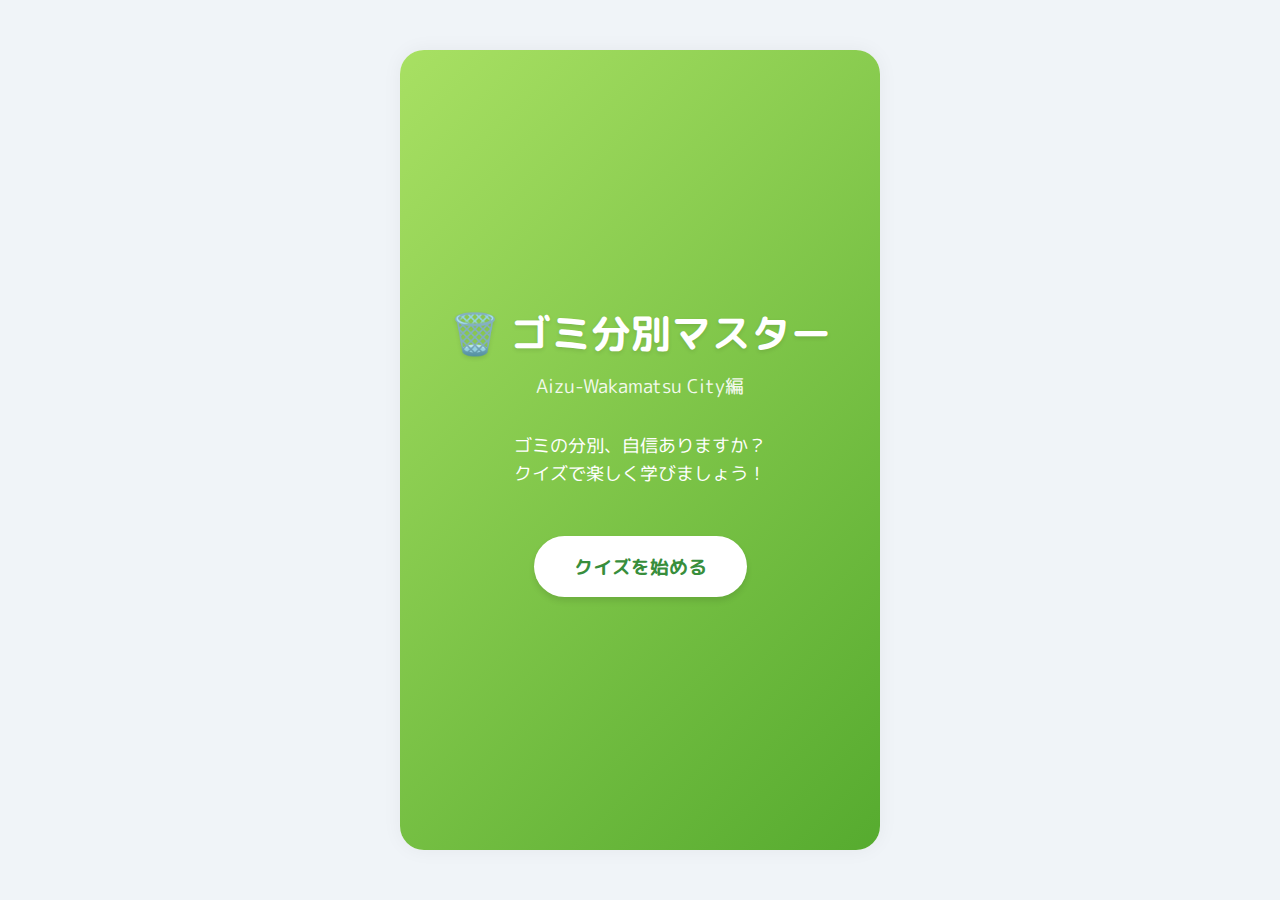
<file: index.html>
<!DOCTYPE html>
<html lang="ja">
<head>
    <meta charset="UTF-8">
    <meta name="viewport" content="width=device-width, initial-scale=1.0">
    <title>会津若松市 ゴミ分別クイズ</title>
    <link rel="preconnect" href="https://fonts.googleapis.com">
    <link rel="preconnect" href="https://fonts.gstatic.com" crossorigin>
    <link href="https://fonts.googleapis.com/css2?family=M+PLUS+Rounded+1c:wght@400;700;900&display=swap" rel="stylesheet">
    <link rel="stylesheet" href="style.css">
</head>
<body>
    <div class="app-container">
        <!-- Start Screen -->
        <section id="start-screen" class="screen active">
            <div class="logo-area">
                <h1>🗑️ ゴミ分別マスター</h1>
                <p class="subtitle">会津若松市編</p>
            </div>
            <div class="description">
                <p>ゴミの分別、自信ありますか？<br>クイズで楽しく学びましょう！</p>
            </div>
            <button id="start-btn" class="primary-btn">クイズを始める</button>
        </section>

        <!-- Quiz Screen -->
        <section id="quiz-screen" class="screen hidden">
            <div class="quiz-header">
                <span id="progress-text">Q1 / 5</span>
                <div class="score-badge">スコア: <span id="current-score">0</span></div>
            </div>
            
            <div class="question-card">
                <div class="item-icon">📦</div>
                <h2 id="question-item">アイテム名</h2>
                <p class="question-prompt">このゴミの分別区分は？</p>
            </div>

            <div id="options-container" class="options-grid">
                <!-- Buttons will be generated by JS -->
            </div>

            <!-- Feedback Overlay (Correct/Incorrect) -->
            <div id="feedback-overlay" class="feedback-overlay hidden">
                <div class="feedback-content">
                    <div id="feedback-icon" class="feedback-icon">⭕</div>
                    <h3 id="feedback-title">正解！</h3>
                    <p id="feedback-text">解説テキストがここに入ります。</p>
                    <button id="next-btn" class="secondary-btn">次へ</button>
                </div>
            </div>
        </section>

        <!-- Result Screen -->
        <section id="result-screen" class="screen hidden">
            <div class="result-content">
                <h2>結果発表！</h2>
                <div class="final-score">
                    <span id="final-score-display">0</span> / <span id="total-questions">5</span>
                </div>
                <p id="result-message">判定コメント</p>
                <button id="restart-btn" class="primary-btn">もう一度遊ぶ</button>
            </div>
        </section>
    </div>
    <script src="script.js"></script>
</body>
</html>
</file>
<file: style.css>
:root {
    --primary-color: #4CAF50;
    --primary-dark: #388E3C;
    --accent-color: #FFC107;
    --text-color: #333;
    --bg-color: #f0f4f8;
    --card-bg: #ffffff;
    --error-color: #F44336;
    --success-color: #4CAF50;
    --font-main: 'M PLUS Rounded 1c', sans-serif;
}

* {
    box-sizing: border-box;
    margin: 0;
    padding: 0;
}

body {
    font-family: var(--font-main);
    background-color: var(--bg-color);
    color: var(--text-color);
    display: flex;
    justify-content: center;
    align-items: center;
    min-height: 100vh;
    overflow-x: hidden;
}

.app-container {
    width: 100%;
    max-width: 480px;
    background: var(--card-bg);
    min-height: 100vh;
    position: relative;
    box-shadow: 0 0 20px rgba(0, 0, 0, 0.05);
    display: flex;
    flex-direction: column;
}

@media (min-width: 481px) {
    .app-container {
        min-height: 800px;
        height: 800px;
        border-radius: 24px;
        overflow: hidden;
    }
}

.hidden {
    display: none !important;
    opacity: 0;
    pointer-events: none;
}

.screen {
    flex: 1;
    display: flex;
    flex-direction: column;
    align-items: center;
    padding: 2rem;
    transition: opacity 0.3s ease;
}

.screen.hidden {
    display: none;
    opacity: 0;
}

.screen.active {
    display: flex;
    opacity: 1;
}

/* Start Screen */
#start-screen {
    justify-content: center;
    text-align: center;
    background: linear-gradient(135deg, #a8e063 0%, #56ab2f 100%);
    color: white;
}

.logo-area h1 {
    font-size: 2.5rem;
    margin-bottom: 0.5rem;
    text-shadow: 0 2px 4px rgba(0, 0, 0, 0.1);
}

.subtitle {
    font-size: 1.2rem;
    opacity: 0.9;
    margin-bottom: 2rem;
}

.description {
    font-size: 1.1rem;
    margin-bottom: 3rem;
    line-height: 1.6;
}

/* Buttons */
.primary-btn,
.secondary-btn {
    padding: 1rem 2.5rem;
    font-size: 1.2rem;
    border: none;
    border-radius: 50px;
    cursor: pointer;
    font-family: var(--font-main);
    font-weight: 700;
    transition: transform 0.1s, box-shadow 0.1s;
}

.primary-btn {
    background-color: white;
    color: var(--primary-dark);
    box-shadow: 0 4px 6px rgba(0, 0, 0, 0.1);
}

.primary-btn:active {
    transform: scale(0.98);
}

.secondary-btn {
    background-color: var(--primary-color);
    color: white;
}

/* Quiz Screen */
.quiz-header {
    width: 100%;
    display: flex;
    justify-content: space-between;
    margin-bottom: 2rem;
    font-weight: 700;
    color: #666;
}

.question-card {
    background: white;
    border-radius: 20px;
    padding: 2rem;
    width: 100%;
    text-align: center;
    margin-bottom: 2rem;
    box-shadow: 0 8px 16px rgba(0, 0, 0, 0.05);
}

.item-icon {
    font-size: 4rem;
    margin-bottom: 1rem;
}

#question-item {
    font-size: 2rem;
    margin-bottom: 0.5rem;
    color: var(--primary-dark);
}

.options-grid {
    display: grid;
    grid-template-columns: 1fr 1fr;
    gap: 1rem;
    width: 100%;
}

.option-btn {
    padding: 1.5rem 0.5rem;
    border: 2px solid #eee;
    background: white;
    border-radius: 16px;
    font-size: 1rem;
    font-weight: 700;
    color: #555;
    cursor: pointer;
    transition: all 0.2s;
    font-family: var(--font-main);
}

.option-btn:hover {
    border-color: var(--primary-color);
    background-color: #f9fff9;
}

/* Feedback Overlay */
.feedback-overlay {
    position: absolute;
    top: 0;
    left: 0;
    width: 100%;
    height: 100%;
    background: rgba(255, 255, 255, 0.95);
    display: flex;
    justify-content: center;
    align-items: center;
    z-index: 10;
    animation: fadeIn 0.2s ease-out;
}

.feedback-content {
    text-align: center;
    padding: 2rem;
    max-width: 80%;
}

.feedback-icon {
    font-size: 5rem;
    margin-bottom: 1rem;
}

#feedback-title {
    font-size: 2rem;
    margin-bottom: 1rem;
}

#feedback-text {
    font-size: 1.1rem;
    color: #555;
    margin-bottom: 2rem;
    line-height: 1.5;
}

.correct {
    color: var(--success-color);
}

.incorrect {
    color: var(--error-color);
}

.trivia-box {
    margin-top: 1.5rem;
    padding: 1rem;
    background-color: #e3f2fd;
    border-radius: 12px;
    border-left: 5px solid #2196F3;
    text-align: left;
    display: flex;
    align-items: flex-start;
    gap: 10px;
}

.trivia-icon {
    font-size: 1.5rem;
}

.trivia-text {
    font-size: 0.95rem;
    color: #0d47a1;
    line-height: 1.5;
    margin: 0;
}

/* Result Screen */
#result-screen {
    justify-content: center;
    text-align: center;
}

.final-score {
    font-size: 4rem;
    font-weight: 900;
    color: var(--primary-color);
    margin: 2rem 0;
}

#result-message {
    font-size: 1.2rem;
    margin-bottom: 3rem;
}

#restart-btn {
    background-color: var(--primary-color);
    color: white;
}

@keyframes fadeIn {
    from {
        opacity: 0;
    }

    to {
        opacity: 1;
    }
}
</file>
